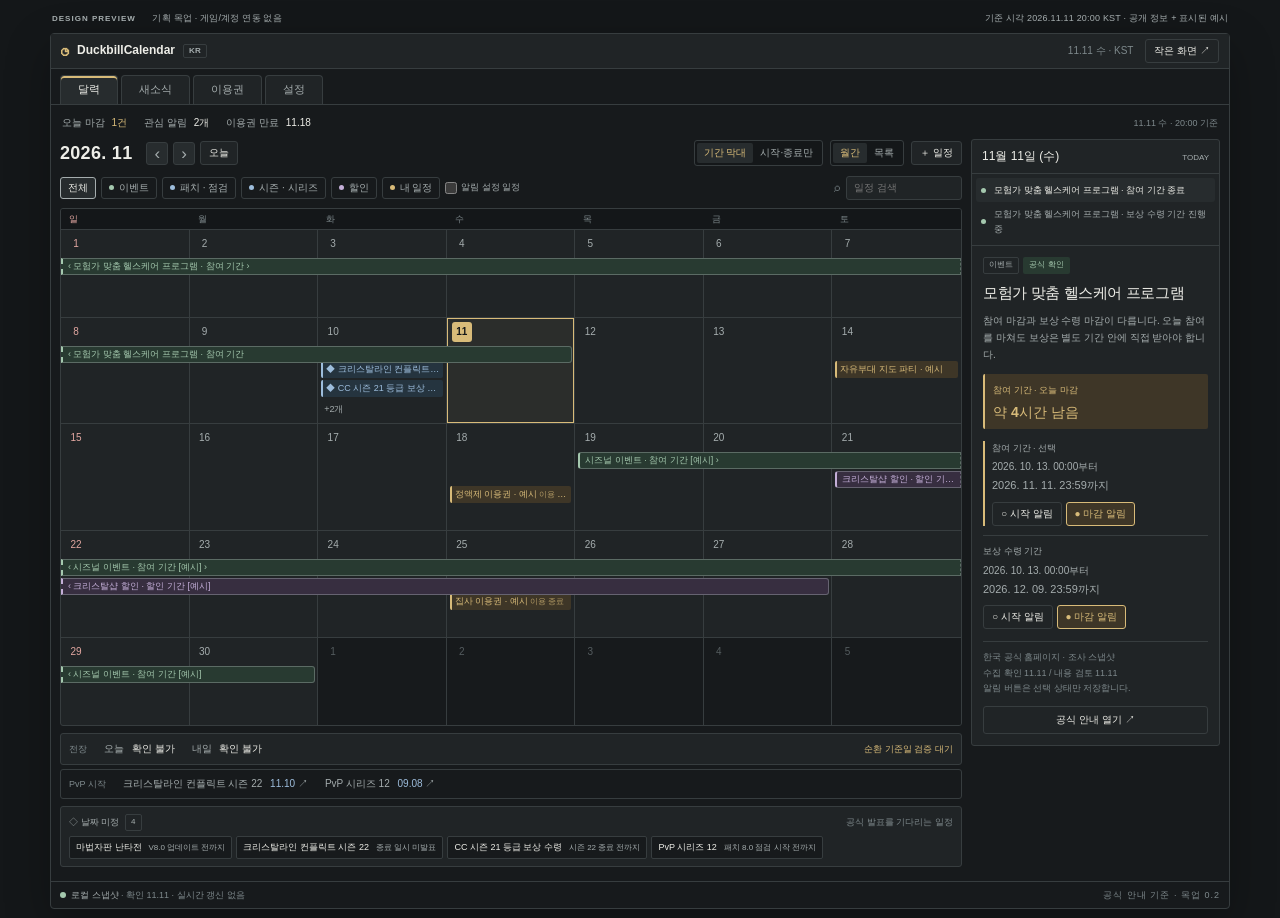
<file: mockup/index.html>
<!doctype html>
<html lang="ko" data-theme="graphite">
<head>
  <meta charset="utf-8">
  <meta name="viewport" content="width=device-width,initial-scale=1">
  <meta name="color-scheme" content="dark light">
  <title>DuckbillCalendar · 파판 캘린더 목업</title>
  <link rel="stylesheet" href="styles.css">
  <link rel="stylesheet" href="compact.css">
  <script src="feed.js" defer></script>
  <script src="calendar-layout.js" defer></script>
  <script src="app.js" defer></script>
</head>
<body>
  <div class="prototype"><span><b>DESIGN PREVIEW</b> 기획 목업 · 게임/계정 연동 없음</span><span>기준 시각 2026.11.11 20:00 KST · 공개 정보 + 표시된 예시</span></div>
  <div class="app-shell">
    <div class="workspace">
      <header class="topbar"><a class="brand" href="#calendar" aria-label="DuckbillCalendar 달력">◷ <strong>DuckbillCalendar</strong><span class="badge">KR</span></a><div class="topbar-right"><span class="timezone">11.11 수 · KST</span><button class="button small" data-action="compact">작은 화면 ↗</button></div></header>
      <nav class="tabbar" role="tablist" aria-label="주 메뉴">
        <button id="tab-calendar" class="nav active" role="tab" aria-selected="true" aria-controls="main" data-page="calendar">달력</button>
        <button id="tab-news" class="nav" role="tab" aria-selected="false" aria-controls="main" tabindex="-1" data-page="news">새소식</button>
        <button id="tab-subscription" class="nav" role="tab" aria-selected="false" aria-controls="main" tabindex="-1" data-page="subscription">이용권</button>
        <button id="tab-data" class="nav" role="tab" aria-selected="false" aria-controls="main" tabindex="-1" data-page="data">데이터 관리</button>
        <button id="tab-settings" class="nav" role="tab" aria-selected="false" aria-controls="main" tabindex="-1" data-page="settings">설정</button>
      </nav>
      <main id="main" role="tabpanel" aria-labelledby="tab-calendar" tabindex="0"></main>
      <footer><span><span class="status-dot"></span><b id="connection-label">로컬 스냅샷</b> · <span id="connection-hint">확인 11.11 · 실시간 갱신 없음</span></span><span>공식 안내 기준 · 목업 0.2</span></footer>
    </div>
  </div>
  <dialog id="editor"><form id="editor-form"><div class="dialog-top"><span class="eyebrow">PERSONAL CALENDAR</span><button type="button" class="icon-button" data-action="close-editor" aria-label="닫기">×</button></div><h2 id="editor-title">내 일정 추가</h2><p id="editor-hint" class="muted">이 브라우저에만 저장됩니다.</p><input id="edit-id" type="hidden"><input id="edit-mode" type="hidden"><label>이름<input id="edit-name" maxlength="80" required placeholder="예: 자유부대 모임"></label><div class="form-row"><label>종류<select id="edit-kind"><option value="personal">개인 일정</option><option value="subscription">정액제</option><option value="retainer">집사 이용권</option></select></label><label>날짜 · 시각 (KST)<input id="edit-date" type="datetime-local" min="2020-01-01T00:00" max="2100-12-31T23:59" required></label></div><label>메모<textarea id="edit-note" rows="3" maxlength="400" placeholder="확인할 내용을 적어두세요"></textarea></label><p id="form-error" class="error" role="alert"></p><div class="dialog-actions"><button type="button" class="button danger hidden" id="delete-event" data-action="delete-event">삭제</button><span></span><button type="button" class="button" data-action="close-editor">취소</button><button class="button primary" type="submit">저장</button></div></form></dialog>
  <section id="compact" class="compact hidden" aria-label="작은 일정 화면"><div class="compact-head"><b>◷ DuckbillCalendar</b><button class="icon-button" data-action="compact" aria-label="작은 화면 닫기">×</button></div><div id="compact-content"></div><div class="compact-foot">11.11 수요일 · KST · 목업 기준</div></section>
  <div id="toast" class="toast" role="status" aria-live="polite"></div>
</body>
</html>
</file>
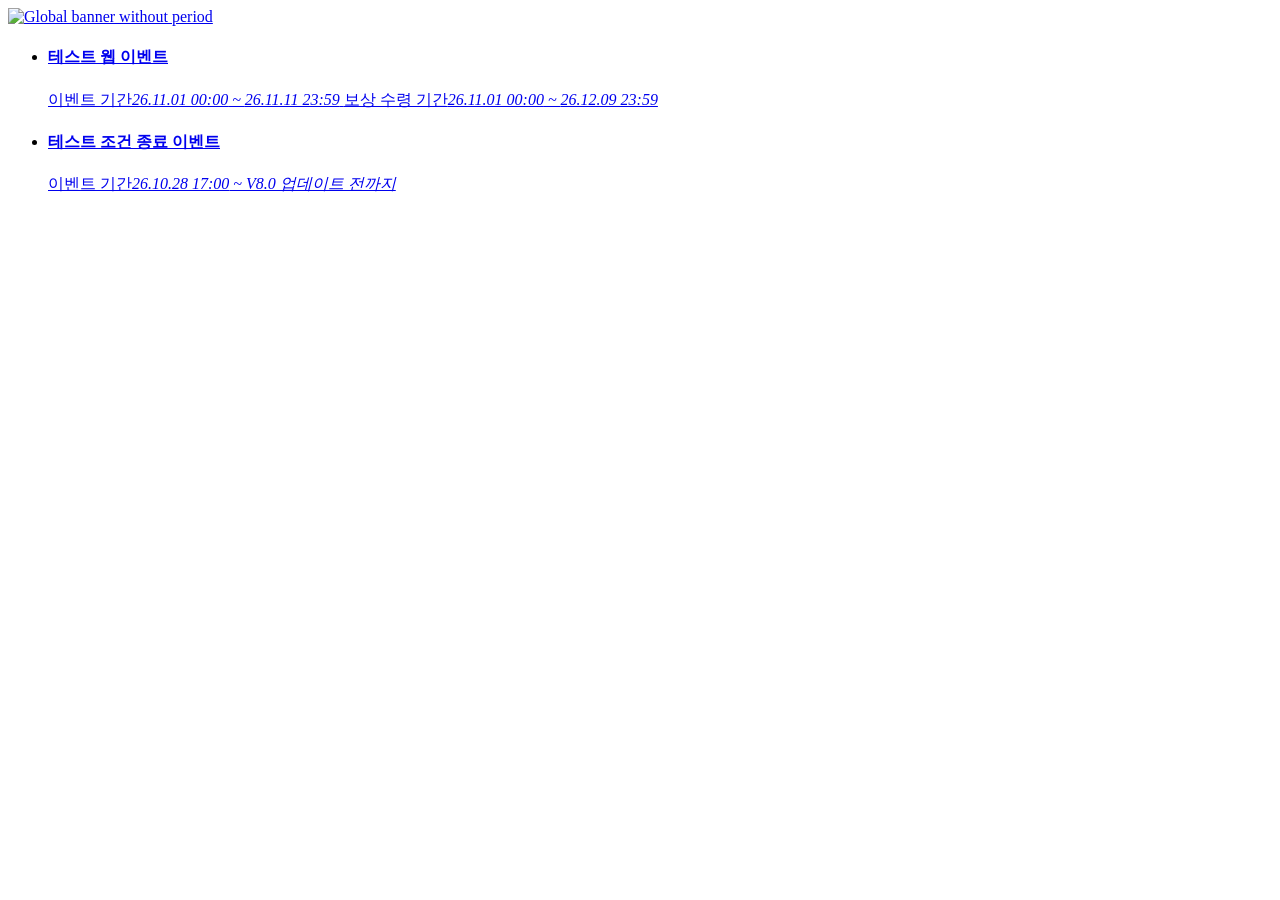
<file: data/fixtures/events.synthetic.html>
<!doctype html>
<html lang="ko" data-synthetic="true"><head><title>Parser fixture, not official content</title></head><body>
<aside><a href="/news/event/view/1001"><img alt="Global banner without period"></a></aside>
<ul>
  <li><a href="/news/event/view/1001?category=1&amp;page=1"><h4 class="tit">테스트 웹 이벤트</h4><div class="period">
    <span class="term"><span class="lbl">이벤트 기간</span><em><time datetime="2026-11-01 00:00">26.11.01 00:00</time> ~ <time datetime="2026-11-11 23:59">26.11.11 23:59</time></em></span>
    <span class="term"><span class="lbl">보상 수령 기간</span><em><time datetime="2026-11-01 00:00">26.11.01 00:00</time> ~ <time datetime="2026-12-09 23:59">26.12.09 23:59</time></em></span>
  </div></a></li>
  <li><a href="/news/event/view/1002"><h4 class="tit">테스트 조건 종료 이벤트</h4><div class="period">
    <span class="term"><span class="lbl">이벤트 기간</span><em><time datetime="2026-10-28 17:00">26.10.28 17:00</time> ~ V8.0 업데이트 전까지</em></span>
  </div></a></li>
</ul></body></html>
</file>
<file: mockup/styles.css>
:root{font-family:"Segoe UI","Malgun Gothic",sans-serif;--bg:#171a1c;--sidebar:#141719;--panel:#202426;--surface:#272c2e;--hover:#303638;--line:#373d3f;--text:#eeeee8;--muted:#a5adae;--dim:#7e898c;--gold:#d8bb79;--gold-bg:#3e3627;--blue:#9dbddc;--blue-bg:#25343f;--green:#a4c8ae;--green-bg:#283a31;--purple:#c4afd8;--purple-bg:#372e40;--red:#e2a7a1;--red-bg:#422c2c;--shadow:0 15px 45px #0004;color-scheme:dark}
:root[data-theme=paper]{--bg:#f0eee7;--sidebar:#e7e6df;--panel:#faf9f4;--surface:#e8eae3;--hover:#dde3dc;--line:#d0d4cb;--text:#293630;--muted:#5a6962;--dim:#6c7a74;--gold:#805d25;--gold-bg:#eee3c9;--blue:#365f80;--blue-bg:#dce7ee;--green:#38684b;--green-bg:#dfebe0;--purple:#715785;--purple-bg:#e8e0ed;--red:#98473e;--red-bg:#f1dfd8;--shadow:0 15px 45px #24352c15;color-scheme:light}
*{box-sizing:border-box}body{margin:0;background:var(--bg);color:var(--text);font-size:13px;line-height:1.6}button,input,select,textarea{font:inherit}button,a,input,select,textarea{-webkit-tap-highlight-color:transparent}button{cursor:pointer}button,a{color:inherit}button{transition:background .14s,color .14s,border-color .14s}a{text-decoration:none}a:hover{text-decoration:underline}button:focus-visible,a:focus-visible,input:focus-visible,select:focus-visible,textarea:focus-visible{outline:2px solid var(--gold);outline-offset:3px}button:disabled{opacity:.45;cursor:default}.prototype{min-height:31px;display:flex;justify-content:space-between;gap:12px;padding:6px 24px;color:var(--muted);background:var(--sidebar);border-bottom:1px solid var(--line);font-size:10px;letter-spacing:.2px}.prototype b{font-size:9px;letter-spacing:1.6px;color:var(--gold);margin-right:14px}.app-shell{display:flex;min-height:calc(100vh - 31px)}.sidebar{width:204px;flex-shrink:0;background:var(--sidebar);border-right:1px solid var(--line);display:flex;flex-direction:column;padding:26px 15px 19px}.brand{display:flex;align-items:center;gap:9px;padding:0 9px 28px;font-size:18px;font-weight:650;line-height:1.15;letter-spacing:-.5px}.brand:hover{text-decoration:none}.brand-icon{width:39px;height:39px;color:var(--muted)}.brand-calendar{display:block;font-size:14px;color:var(--gold);letter-spacing:.6px;font-weight:500;margin-top:5px}.brand-calendar small{font-size:9px;border:1px solid var(--line);color:var(--muted);padding:1px 4px;margin-left:5px}.side-caption{font-size:9px;color:var(--dim);letter-spacing:1.6px;padding:0 13px;margin:13px 0}.side-caption.second{margin-top:31px}nav{display:grid;gap:5px}.nav{width:100%;border:1px solid transparent;border-radius:5px;background:transparent;text-align:left;color:var(--muted);padding:10px 12px;display:flex;align-items:center;gap:11px;font-size:12px}.nav>span{font-size:18px;width:20px;text-align:center}.nav kbd{margin-left:auto;font:9px "Segoe UI",sans-serif;color:var(--dim)}.nav:hover{background:var(--panel);color:var(--text)}.nav.active{background:var(--gold-bg);border-color:color-mix(in srgb,var(--gold) 20%,transparent);color:var(--gold)}.side-note{margin:37px 12px 28px;padding-top:24px;border-top:1px solid var(--line)}.small-label{font-size:10px;color:var(--dim)}.side-note p{color:var(--muted);font-size:12px;line-height:1.9}.text-button{padding:0;background:none;border:0;color:var(--gold);font-size:11px;text-align:left}.side-bottom{margin-top:auto;padding:21px 12px 0;color:var(--muted);font-size:10px}.side-bottom b{font-weight:500}.side-bottom small{display:block;color:var(--dim);font-size:10px;line-height:1.8;margin-top:9px}.status-dot,.region i{width:6px;height:6px;display:inline-block;border-radius:50%;background:var(--green);margin-right:5px}.build{display:block;margin-top:23px;font-size:9px;color:var(--dim)}.workspace{min-width:0;flex:1;display:flex;flex-direction:column}.topbar{height:64px;display:flex;align-items:center;justify-content:space-between;border-bottom:1px solid var(--line);padding:0 30px;font-size:11px}.crumb{color:var(--muted)}.crumb-divider{margin:0 13px;color:var(--dim)}.topbar strong{font-weight:500}.topbar-right{display:flex;align-items:center;gap:18px}.region{font-size:10px;color:var(--muted)}.timezone{font-size:10px;color:var(--dim);font-variant-numeric:tabular-nums}.avatar{background:var(--surface);border:1px solid var(--line);width:28px;height:28px;display:grid;place-items:center;color:var(--gold);border-radius:50%;font-size:11px}main{flex:1;padding:27px 30px 20px;max-width:1800px;width:100%;margin:auto}h1,h2,h3,p{margin-top:0}h1{font-size:24px;font-weight:600;letter-spacing:-1px;margin-bottom:6px;line-height:1.45}h2{font-size:19px;font-weight:600;letter-spacing:-.5px;margin-bottom:15px}h3{font-size:13px;font-weight:600;margin-bottom:12px}.muted{color:var(--muted)}.page-heading{display:flex;align-items:center;justify-content:space-between;gap:16px;margin-bottom:23px}.page-heading p{font-size:12px;color:var(--muted);margin-bottom:0}.eyebrow{font-size:9px;letter-spacing:1.8px;color:var(--gold);font-weight:600;display:block;margin-bottom:10px}.button{display:inline-flex;align-items:center;justify-content:center;gap:8px;padding:8px 13px;background:var(--panel);border:1px solid var(--line);border-radius:4px;color:var(--text);font-size:11px;white-space:nowrap}.button:hover{background:var(--hover)}.button.primary{background:var(--gold);border-color:var(--gold);color:var(--sidebar);font-weight:650}.button.primary:hover{filter:brightness(1.08)}.button.small{font-size:10px;padding:5px 10px}.button.danger{color:var(--red)}.icon-button{background:transparent;border:0;color:var(--muted);font-size:22px;line-height:1;padding:4px 7px;border-radius:3px}.icon-button:hover{background:var(--hover);color:var(--text)}.summary-grid{display:grid;grid-template-columns:1fr 1fr 1fr;gap:12px;margin-bottom:23px}.summary{background:var(--panel);border:1px solid var(--line);border-radius:6px;padding:15px 18px;position:relative;min-height:97px}.summary .summary-label{font-size:10px;color:var(--muted);display:flex;align-items:center;gap:8px}.summary strong{font-size:23px;font-weight:550;color:var(--text);letter-spacing:-.7px;margin-right:7px}.summary p{margin:7px 0 0;font-size:11px}.summary .sub{color:var(--muted);font-size:10px}.summary-icon{position:absolute;right:17px;top:17px;color:var(--dim);font-size:18px}.summary.warn{border-color:color-mix(in srgb,var(--gold) 50%,var(--line))}.summary.warn strong{color:var(--gold)}.summary .link{position:absolute;right:16px;bottom:18px;background:none;border:0;color:var(--muted);font-size:15px}.calendar-layout{display:grid;grid-template-columns:minmax(440px,1fr) 286px;gap:19px;align-items:start}.calendar-panel{min-width:0}.calendar-toolbar{display:flex;align-items:center;justify-content:space-between;gap:10px;margin:0 0 15px}.month-controls{display:flex;align-items:center;gap:6px}.month-controls h2{font-size:24px;font-weight:500;margin:0 14px 0 0;letter-spacing:-.7px;font-variant-numeric:tabular-nums}.month-controls h2 small{font-size:11px;color:var(--muted);font-weight:400;margin-left:6px;letter-spacing:0}.month-controls .icon-button{font-size:18px}.segmented{display:inline-flex;border:1px solid var(--line);border-radius:4px;padding:3px;background:var(--sidebar)}.segmented button{font-size:10px;color:var(--muted);background:transparent;border:0;border-radius:2px;padding:4px 12px}.segmented button.active{color:var(--text);background:var(--surface)}.filterbar{display:flex;align-items:center;gap:7px;margin-bottom:13px;flex-wrap:wrap}.chip{font-size:10px;color:var(--muted);background:none;border:1px solid var(--line);padding:4px 10px;border-radius:4px;white-space:nowrap}.chip.active{background:var(--surface);border-color:var(--muted);color:var(--text)}.dot{width:5px;height:5px;display:inline-block;background:var(--muted);border-radius:50%;margin-right:5px;vertical-align:middle}.c-event{--event-color:var(--green);--event-bg:var(--green-bg)}.c-patch{--event-color:var(--blue);--event-bg:var(--blue-bg)}.c-sale{--event-color:var(--purple);--event-bg:var(--purple-bg)}.c-personal{--event-color:var(--gold);--event-bg:var(--gold-bg)}.dot.event{background:var(--green)}.dot.patch{background:var(--blue)}.dot.sale{background:var(--purple)}.dot.personal{background:var(--gold)}.search{position:relative;display:flex;align-items:center;gap:6px;color:var(--dim);margin-left:auto}.search input{width:130px;background:var(--panel);border:1px solid var(--line);border-radius:4px;padding:5px 8px;color:var(--text);font-size:10px}.calendar{border:1px solid var(--line);border-radius:5px;overflow:hidden;background:var(--panel)}.weekdays{display:grid;grid-template-columns:repeat(7,1fr);background:var(--sidebar);border-bottom:1px solid var(--line)}.weekdays span{padding:8px 11px;color:var(--dim);font-size:9px}.weekdays span:first-child{color:var(--red)}.days{display:grid;grid-template-columns:repeat(7,minmax(0,1fr))}.day{min-height:99px;border:0;border-right:1px solid var(--line);border-bottom:1px solid var(--line);position:relative;padding:8px 5px 7px;cursor:pointer;min-width:0}.day:nth-child(7n){border-right:0}.day:nth-last-child(-n+7){border-bottom:0}.day:hover{background:color-mix(in srgb,var(--hover) 55%,transparent)}.day.selected{background:color-mix(in srgb,var(--gold) 6%,var(--panel));box-shadow:inset 0 0 0 1px var(--gold)}.day.outside{background:var(--bg)}.day-number{background:none;border:0;color:var(--muted);width:24px;height:24px;border-radius:50%;font-size:11px;display:grid;place-items:center;padding:0;margin:0 0 4px 3px}.day.outside .day-number{color:var(--dim);opacity:.6}.day.today .day-number{background:var(--gold);color:var(--sidebar);font-weight:700}.day:nth-child(7n+1):not(.today) .day-number{color:var(--red)}.day-event{display:block;text-align:left;border:0;border-left:2px solid var(--event-color);color:var(--event-color);background:var(--event-bg);width:100%;font-size:9px;line-height:1.5;padding:3px 4px;margin-bottom:4px;border-radius:2px;overflow:hidden;text-overflow:ellipsis;white-space:nowrap}.day-event:hover{filter:brightness(1.16)}.day-event span{opacity:.75;font-size:8px}.more{font-size:9px;color:var(--muted);padding:0 5px}.calendar-bottom{display:flex;justify-content:space-between;gap:10px;font-size:9px;color:var(--dim);margin:10px 0 16px}.undated{background:var(--panel);border:1px solid var(--line);border-radius:5px;padding:13px 15px}.undated-title{font-size:10px;color:var(--muted);display:flex;align-items:center;gap:8px;margin-bottom:10px}.undated-list{display:flex;flex-wrap:wrap;gap:8px}.undated-item{font-size:10px;border:1px solid var(--line);border-radius:3px;padding:5px 8px;background:var(--bg);color:var(--text);text-align:left}.undated-item small{font-size:9px;color:var(--muted);margin-left:8px}.detail-panel{border:1px solid var(--line);background:var(--panel);border-radius:5px;overflow:hidden}.detail-date{padding:15px 17px;border-bottom:1px solid var(--line);display:flex;align-items:baseline;justify-content:space-between}.detail-date strong{font-size:14px;font-weight:500}.detail-date span{font-size:10px;color:var(--muted)}.day-list{padding:9px 10px;border-bottom:1px solid var(--line)}.day-list button{display:flex;align-items:center;gap:7px;width:100%;background:transparent;border:0;text-align:left;padding:8px 7px;border-radius:3px;font-size:10px;color:var(--muted)}.day-list button.active{background:var(--surface);color:var(--text)}.day-list .dot{flex-shrink:0}.detail-body{padding:18px 18px 16px}.detail-tags{display:flex;gap:5px;flex-wrap:wrap;margin-bottom:14px}.badge{padding:2px 6px;font-size:9px;letter-spacing:.1px;border:1px solid var(--line);border-radius:3px;color:var(--muted);display:inline-block}.badge.gold{color:var(--gold);border-color:color-mix(in srgb,var(--gold) 35%,var(--line));background:var(--gold-bg)}.badge.green{color:var(--green);background:var(--green-bg);border-color:transparent}.badge.blue{color:var(--blue);background:var(--blue-bg);border-color:transparent}.badge.purple{color:var(--purple);background:var(--purple-bg);border-color:transparent}.detail-body h3{font-size:18px;line-height:1.6;letter-spacing:-.4px;margin-bottom:12px;font-weight:550}.detail-description{font-size:11px;color:var(--muted);line-height:1.9;margin-bottom:18px}.deadline{padding:11px 12px;background:var(--gold-bg);border-left:2px solid var(--gold);border-radius:2px;margin-bottom:19px}.deadline span{font-size:9px;color:var(--gold)}.deadline strong{display:block;font-size:16px;color:var(--gold);font-weight:550;margin-top:3px}.phase{margin-top:14px;font-size:10px}.phase-label{color:var(--muted);font-size:9px;margin-bottom:5px}.phase strong{display:block;font-size:11px;font-weight:500}.phase .range{color:var(--muted);font-size:10px;line-height:1.8}.phase+.phase{padding-top:13px;border-top:1px solid var(--line)}.detail-meta{border-top:1px solid var(--line);margin-top:19px;padding-top:14px;font-size:9px;color:var(--dim);line-height:1.9}.detail-actions{display:grid;gap:8px;margin-top:15px}.detail-actions .button{width:100%}.alert-button.on{border-color:var(--gold);color:var(--gold);background:var(--gold-bg)}.notice-strip{border:1px solid var(--line);border-left:3px solid var(--gold);background:var(--gold-bg);color:var(--gold);padding:11px 14px;font-size:11px;border-radius:4px;margin-bottom:20px}.empty{text-align:center;padding:32px 15px;color:var(--muted);font-size:11px}.list-panel{border:1px solid var(--line);border-radius:5px;background:var(--panel);overflow:hidden}.event-row{width:100%;border:0;border-bottom:1px solid var(--line);background:none;display:grid;grid-template-columns:39px minmax(0,1fr) 100px 18px;align-items:center;text-align:left;gap:12px;padding:16px 17px}.event-row:last-child{border-bottom:0}.event-row:hover{background:var(--hover)}.event-row.selected{background:var(--surface)}.event-symbol{width:32px;height:34px;display:grid;place-items:center;background:var(--event-bg);color:var(--event-color);font-size:17px;border-radius:4px}.event-row h3{font-size:12px;margin:0 0 4px;font-weight:500}.event-row p{font-size:10px;color:var(--muted);margin:0}.row-date{color:var(--muted);font-size:10px;text-align:right}.row-arrow{color:var(--dim)}.section-title{display:flex;justify-content:space-between;align-items:center;margin:0 0 13px}.section-title h2{font-size:14px;margin:0}.section-title span{font-size:10px;color:var(--muted)}.two-col{display:grid;grid-template-columns:1fr 1fr;gap:18px}.panel{padding:22px;border:1px solid var(--line);border-radius:5px;background:var(--panel);margin-bottom:18px}.panel p{color:var(--muted);font-size:12px;line-height:1.9}.panel h2{font-size:17px}.panel .button{margin-top:8px}.big-state{font-size:29px;letter-spacing:-1px;color:var(--gold);margin:20px 0 6px;font-weight:500}.metric-line{display:flex;gap:22px;padding:15px 0;border-top:1px solid var(--line);margin-top:22px;font-size:11px;color:var(--muted)}.metric-line strong{color:var(--text);font-weight:500}.field-list{display:grid;grid-template-columns:1fr 1fr;gap:0 22px}.field{padding:16px 0;border-bottom:1px solid var(--line)}.field h3{font-size:12px;margin:0 0 6px}.field p{font-size:11px;margin:0}.subscription-card{padding:24px;border:1px solid var(--line);border-radius:6px;background:var(--panel);position:relative}.subscription-card h2{margin:12px 0 8px;font-size:20px}.subscription-card .expiry{font-size:25px;letter-spacing:-.6px;margin:18px 0 5px;font-variant-numeric:tabular-nums}.subscription-card .button{position:absolute;top:22px;right:22px}.sub-info{border-top:1px solid var(--line);padding-top:14px;margin-top:25px;display:flex;gap:25px;font-size:10px;color:var(--muted)}.subscription-help{margin-top:22px;padding:18px 22px;border:1px dashed var(--line);border-radius:5px;color:var(--muted);font-size:11px;line-height:1.9}.pipeline{display:grid;grid-template-columns:repeat(4,1fr);gap:12px;margin-bottom:22px}.pipeline>div{padding:16px;background:var(--panel);border:1px solid var(--line);border-radius:5px}.pipeline small{font-size:9px;color:var(--gold);letter-spacing:1px}.pipeline strong{display:block;font-size:13px;margin:7px 0}.pipeline p{font-size:10px;color:var(--muted);margin:0}.review-row{display:grid;grid-template-columns:1fr auto;align-items:center;gap:16px;padding:19px;border-bottom:1px solid var(--line)}.review-row:last-child{border:0}.review-row h3{font-size:12px;margin:5px 0}.review-row p{font-size:10px;color:var(--muted);margin:0}.setting-row{display:flex;gap:20px;align-items:center;justify-content:space-between;padding:19px 0;border-bottom:1px solid var(--line)}.setting-row:last-child{border:0}.setting-row h3{margin:0 0 5px;font-size:12px}.setting-row p{font-size:11px;margin:0;color:var(--muted)}select,input,textarea{background:var(--bg);border:1px solid var(--line);color:var(--text);border-radius:4px;padding:9px 10px}.setting-row select{font-size:11px;min-width:170px}.small-copy{font-size:11px;color:var(--muted);line-height:1.9}footer{margin-top:20px;border-top:1px solid var(--line);padding:13px 30px;display:flex;justify-content:space-between;gap:15px;color:var(--dim);font-size:9px}footer>span:last-child{letter-spacing:1px;white-space:nowrap}footer i{display:inline-block;width:5px;height:5px;background:var(--gold);margin-left:7px;border-radius:50%}dialog{border:1px solid var(--line);border-radius:8px;background:var(--panel);color:var(--text);width:min(520px,calc(100vw - 28px));padding:26px;box-shadow:var(--shadow)}dialog::backdrop{background:#0009;backdrop-filter:blur(3px)}.dialog-top{display:flex;justify-content:space-between;align-items:center}.dialog-top .eyebrow{margin:0}.dialog-top .icon-button{margin-right:-7px}dialog h2{font-size:22px;margin:12px 0 5px}dialog p{font-size:11px}form label{display:grid;gap:7px;color:var(--muted);font-size:11px;margin-top:18px}form input,form select,form textarea{width:100%;font-size:12px;min-width:0}form textarea{resize:vertical}.form-row{display:grid;grid-template-columns:1fr 1.4fr;gap:15px}.dialog-actions{display:flex;gap:9px;margin-top:24px}.dialog-actions>span{flex:1}.error{color:var(--red);margin:8px 0 0}.hidden{display:none!important}.toast{position:fixed;bottom:24px;left:50%;transform:translate(-50%,15px);background:var(--text);color:var(--bg);border-radius:5px;box-shadow:var(--shadow);padding:11px 20px;font-size:12px;opacity:0;pointer-events:none;transition:.2s;z-index:30;max-width:85vw}.toast.visible{opacity:1;transform:translate(-50%,0)}.compact{position:fixed;bottom:24px;right:25px;width:290px;background:var(--sidebar);border:1px solid var(--gold);box-shadow:var(--shadow);border-radius:6px;z-index:20}.compact-head{display:flex;justify-content:space-between;align-items:center;padding:10px 13px;border-bottom:1px solid var(--line);font-size:11px;color:var(--gold)}.compact-head b{font-weight:500}.compact-item{padding:11px 15px;border-bottom:1px solid var(--line);font-size:11px}.compact-item span{display:block;color:var(--muted);font-size:10px;margin-bottom:3px}.compact-item strong{font-weight:500}.compact-item em{font-style:normal;font-size:10px;color:var(--gold);float:right}.compact-foot{padding:8px 15px;color:var(--dim);font-size:9px}.review-status{color:var(--green);font-size:10px}.span-all{grid-column:1/-1}.mt{margin-top:22px}.inline-link{color:var(--gold);text-decoration:underline;text-underline-offset:3px}
@media(min-width:1600px){main{padding:34px 42px 24px}.calendar-layout{grid-template-columns:minmax(500px,1fr) 320px;gap:24px}.day{min-height:117px;padding:9px 7px}.day-event{font-size:10px}.summary{min-height:105px}.detail-body{padding:22px}.topbar{padding:0 42px}}
@media(max-width:1170px){.sidebar{width:178px;padding-left:10px;padding-right:10px}.brand{font-size:16px;padding-left:6px}.brand-icon{width:33px}.brand-calendar{font-size:12px}main{padding:24px 20px}.topbar{padding:0 20px}.calendar-layout{grid-template-columns:minmax(360px,1fr) 250px;gap:13px}.filterbar{gap:5px}.chip{padding:4px 7px}.search{width:100%;margin-top:4px}.search input{width:100%}.day{min-height:92px}.month-controls h2{font-size:21px;margin-right:7px}.detail-body{padding:14px}.detail-body h3{font-size:16px}.summary{padding:13px}.summary p{font-size:10px}.summary strong{font-size:20px}.summary-icon{display:none}.summary .link{right:9px}.topbar-right{gap:12px}}
@media(max-width:980px){.calendar-layout{grid-template-columns:1fr}.detail-panel{display:grid;grid-template-columns:220px 1fr}.detail-date{grid-column:1/-1}.day-list{border-right:1px solid var(--line);border-bottom:0}.detail-body{padding:18px}.day{min-height:100px}.topbar-right .timezone{display:none}.field-list{grid-template-columns:1fr}.summary p .sub{display:block}.two-col{grid-template-columns:1fr}.pipeline{grid-template-columns:1fr 1fr}.search{width:auto;margin:0 0 0 auto}.search input{width:140px}}
@media(max-width:700px){.prototype{padding:7px 13px;font-size:9px}.prototype>span:last-child{display:none}.sidebar{width:62px;padding:20px 6px}.brand{padding:0 4px 20px}.brand>span,.side-caption,.nav kbd,.side-note,.side-bottom{display:none}.brand-icon{width:34px;min-width:34px}.nav{font-size:0;justify-content:center;padding:10px 5px}.nav>span{font-size:21px}.sidebar nav+nav{margin-top:20px}.sidebar nav[aria-label="管理 메뉴"]{margin-top:25px}.topbar{height:54px;padding:0 14px}.topbar-right{gap:9px}.topbar-right .region,.avatar{display:none}main{padding:20px 13px}h1{font-size:20px}.page-heading{align-items:flex-start}.page-heading p{font-size:10px;max-width:240px}.page-heading .button{padding:7px 9px;font-size:10px}.summary-grid{grid-template-columns:1fr;gap:7px;margin-bottom:20px}.summary{min-height:0;padding:10px 13px;display:flex;align-items:center;justify-content:space-between}.summary .summary-label{font-size:10px}.summary p{margin:0 24px 0 10px;text-align:right}.summary strong{font-size:17px}.summary p .sub{display:inline;font-size:9px}.summary .link{bottom:auto;top:14px}.calendar-toolbar{flex-wrap:wrap}.month-controls h2{font-size:22px}.segmented button{padding:4px 8px}.filterbar{gap:6px}.search{width:100%;margin:3px 0 0}.search input{width:100%}.weekdays span{padding:7px 3px;text-align:center}.day{min-height:76px;padding:6px 2px}.day-number{font-size:10px;width:20px;height:20px;margin-left:2px}.day-event{font-size:8px;padding:2px 2px}.day-event span{display:none}.calendar-bottom{font-size:8px}.detail-panel{display:block}.detail-body{padding:18px}.day-list{border-bottom:1px solid var(--line);border-right:0}.undated-item{width:100%}.event-row{grid-template-columns:28px minmax(0,1fr) 15px;gap:8px;padding:13px 10px}.event-row h3{font-size:11px}.event-row .row-date{grid-column:2;text-align:left;margin-top:-7px}.row-arrow{grid-column:3;grid-row:1}.event-symbol{width:27px;height:30px}.panel{padding:17px}.setting-row{flex-wrap:wrap;gap:10px}.setting-row select{width:100%}.pipeline{gap:8px}.pipeline>div{padding:13px}.review-row{grid-template-columns:1fr;gap:10px}.review-row .button{justify-self:start}.subscription-card{padding:18px}.subscription-card h2{font-size:17px}.subscription-card .expiry{font-size:21px}.subscription-card .button{top:17px;right:15px}.sub-info{gap:13px;flex-wrap:wrap}footer{padding:13px;font-size:8px}footer>span:last-child{display:none}.compact{right:15px;bottom:15px;width:270px}.form-row{grid-template-columns:1fr}.form-row label+label{margin-top:0}.big-state{font-size:24px}}
@media(prefers-reduced-motion:reduce){*{transition:none!important;scroll-behavior:auto!important}}
</file>
<file: mockup/compact.css>
/* Compact Dalamud-style shell and month layout; common controls inherit styles.css. */
.selection-notice{color:var(--gold);background:var(--gold-bg);font-size:9px;padding:5px 7px;border-radius:2px;margin-bottom:8px}
.interest-filter{display:flex;align-items:center;gap:4px;font-size:9px;color:var(--muted);white-space:nowrap}.interest-filter input,.setting-check input{accent-color:var(--gold);margin:0;width:12px;height:12px;padding:0;flex-shrink:0}.phase-focused{border-left:2px solid var(--gold);padding-left:7px}.phase-alerts{display:flex;gap:4px;flex-wrap:wrap;margin-top:6px}.phase-alerts .button{font-size:9px;padding:2px 5px}.setting-check{display:flex;gap:9px;align-items:flex-start;padding:10px 0;border-top:1px solid var(--line);font-size:11px;cursor:pointer}.setting-check input{margin-top:3px}.setting-check small{display:block;font-size:10px;color:var(--muted);margin-top:3px}.data-status{display:grid;grid-template-columns:repeat(3,1fr);gap:10px;margin:0 0 8px}.data-status dt{color:var(--dim);font-size:9px}.data-status dd{font-size:10px;margin:4px 0}.data-status>div{padding:8px;border:1px solid var(--line);border-radius:3px}@media(max-width:600px){.data-status{grid-template-columns:1fr}.interest-filter{font-size:9px}}
body{padding:9px;background:var(--sidebar);font-size:12px}.prototype{max-width:1180px;margin:auto;padding:2px 2px 7px;min-height:0;border:0;background:none;font-size:9px}.prototype b{font-size:8px;color:var(--muted);letter-spacing:1px}.app-shell{display:block;min-height:0;max-width:1180px;margin:auto;border:1px solid var(--line);border-radius:4px;box-shadow:var(--shadow);background:var(--bg)}.workspace{display:block}.topbar{height:35px;padding:0 10px;background:var(--panel);gap:10px}.brand{padding:0;gap:8px;font-size:15px;color:var(--gold);line-height:1.3;letter-spacing:0}.brand strong{font-size:12px;font-weight:600;color:var(--text)}.topbar-right{gap:12px}.timezone{font-size:10px}.tabbar{display:flex;gap:3px;align-items:end;padding:6px 9px 0;border-bottom:1px solid var(--line);overflow-x:auto;scrollbar-width:thin}.nav{width:auto;flex-shrink:0;display:block;border:1px solid var(--line);border-bottom:0;border-radius:4px 4px 0 0;background:var(--panel);color:var(--muted);padding:5px 17px;min-height:29px;font-size:11px}.nav.active{color:var(--text);background:var(--surface);border-color:var(--line);box-shadow:inset 0 2px var(--gold)}main{padding:9px;max-width:none;min-height:470px}h1{font-size:18px;letter-spacing:-.5px;margin-bottom:3px}h2{font-size:15px;margin-bottom:10px}h3{font-size:12px;margin-bottom:8px}.page-heading{margin:3px 0 13px;gap:12px}.page-heading p{font-size:11px}.eyebrow{font-size:8px;letter-spacing:1px;color:var(--dim);margin-bottom:3px}.button{padding:5px 10px;gap:5px;border-radius:3px;font-size:11px}.button.primary{background:var(--gold-bg);color:var(--gold);border-color:var(--gold)}.button.small{font-size:10px;padding:3px 8px}.icon-button{background:var(--surface);border:1px solid var(--line);font-size:17px;padding:2px 7px;border-radius:3px}.text-button{font-size:10px;color:var(--muted)}.summary-line{display:flex;align-items:center;gap:17px;font-size:10px;color:var(--muted);padding:1px 2px 8px}.summary-line b{color:var(--text);font-weight:500;margin-left:4px}.summary-line>span:first-child b{color:var(--gold)}.clock-note{margin-left:auto;font-size:9px;color:var(--dim)}.calendar-layout{grid-template-columns:minmax(0,1fr) 249px;gap:9px}.calendar-toolbar{gap:8px;margin-bottom:8px;flex-wrap:wrap}.month-controls{gap:5px}.month-controls h2{font-size:18px;font-weight:550;margin:0 9px 0 0;letter-spacing:.3px}.month-controls .icon-button{font-size:17px}.toolbar-options{display:flex;align-items:center;gap:7px;flex-wrap:wrap}.segmented{border-radius:3px;padding:2px}.segmented button{font-size:10px;padding:2px 7px;white-space:nowrap}.segmented button.active{color:var(--gold)}.filterbar{gap:5px;margin-bottom:8px}.chip{font-size:10px;padding:2px 7px;border-radius:3px}.search{width:auto;margin:0 0 0 auto}.search input{width:116px;padding:3px 7px;border-radius:3px;font-size:10px}.c-pvp{--event-color:var(--blue);--event-bg:var(--blue-bg)}.dot.pvp{background:var(--blue)}.calendar{border-radius:3px}.weekdays span{padding:3px 8px;font-size:9px}.week-row{display:grid;grid-template-columns:repeat(7,minmax(0,1fr));position:relative;border-bottom:1px solid var(--line)}.week-row:last-child{border-bottom:0}.day{min-height:calc(68px + var(--lane-height,0px));padding:4px 3px 5px;border-bottom:0}.day-number{width:20px;height:20px;border-radius:3px;font-size:10px;margin:0 0 3px 2px}.day-event{font-size:9px;line-height:16px;padding:0 3px;margin-bottom:2px}.day-event span{font-size:8px}.more{border:0;background:none;font-size:9px;padding:0 3px}.range-tracks{position:absolute;top:28px;left:0;right:0;display:grid;grid-template-columns:repeat(7,minmax(0,1fr));grid-auto-rows:19px;pointer-events:none}.range-bar{pointer-events:auto;border:1px solid color-mix(in srgb,var(--event-color) 33%,var(--line));border-left:2px solid var(--event-color);border-radius:3px;color:var(--event-color);background:var(--event-bg);text-align:left;font-size:9px;height:17px;line-height:15px;min-width:0;padding:0 5px;margin:0 3px;overflow:hidden;text-overflow:ellipsis;white-space:nowrap}.range-bar:hover{filter:brightness(1.18)}.range-bar.continues-before{border-left-style:dashed;border-radius:0 3px 3px 0;margin-left:0}.range-bar.continues-after{border-right-style:dashed;border-radius:3px 0 0 3px;margin-right:0}.range-bar.continues-before.continues-after{border-radius:0}.frontline-strip,.milestones{display:flex;align-items:center;flex-wrap:wrap;gap:6px 17px;font-size:10px;padding:7px 8px;background:var(--panel);border:1px solid var(--line);border-radius:3px;margin-top:7px;color:var(--muted)}.frontline-strip strong{color:var(--text);font-weight:500;margin-left:5px}.strip-label{font-size:9px;color:var(--dim);flex-shrink:0}.strip-note{margin-left:auto;font-size:9px;color:var(--gold)}.milestones{margin-top:4px;padding:5px 8px;background:transparent}.milestone{background:none;border:0;font-size:10px;color:var(--muted);padding:1px 0}.milestone strong{color:var(--blue);font-weight:500;margin-left:5px}.milestone:hover{color:var(--blue)}.undated{border-radius:3px;padding:7px 8px;margin-top:7px}.undated-title{font-size:9px;gap:6px;margin-bottom:5px}.undated-title>span:last-child{margin-left:auto;color:var(--dim)}.undated-list{gap:4px}.undated-item{font-size:9px;padding:3px 6px;border-radius:2px}.undated-item small{font-size:8px;margin-left:7px}.detail-panel{display:block;border-radius:3px}.detail-date{padding:7px 10px}.detail-date strong{font-size:12px}.detail-date span{font-size:8px}.day-list{padding:4px;border-right:0;border-bottom:1px solid var(--line)}.day-list button{padding:5px;font-size:9px;gap:3px}.detail-body{padding:11px}.detail-tags{gap:4px;margin-bottom:8px}.badge{padding:1px 5px;font-size:8px;border-radius:2px}.detail-body h3{font-size:15px;line-height:1.5;margin-bottom:8px}.detail-description{font-size:10px;line-height:1.7;margin-bottom:11px}.deadline{padding:6px 8px;margin-bottom:12px}.deadline strong{font-size:14px;margin-top:1px}.phase{margin-top:9px}.phase-label{margin-bottom:3px}.phase+.phase{padding-top:8px}.detail-meta{margin-top:12px;padding-top:8px;line-height:1.7}.detail-actions{gap:5px;margin-top:10px}.detail-actions .button{font-size:10px}.notice-strip{padding:7px 9px;font-size:10px;margin-bottom:10px}.event-row{grid-template-columns:27px minmax(0,1fr) 85px 10px;gap:9px;padding:10px}.event-symbol{width:25px;height:27px;font-size:15px}.event-row h3{font-size:11px;margin:0 0 3px}.event-row p,.row-date{font-size:9px}.section-title{margin-bottom:9px}.section-title h2{font-size:12px}.section-title span{font-size:9px}.two-col{gap:10px}.panel{padding:13px;margin-bottom:10px}.panel p{font-size:11px;line-height:1.7}.panel h2{font-size:14px}.subscription-card{padding:15px}.subscription-card h2{font-size:17px;margin:9px 0 5px}.subscription-card .expiry{font-size:21px;margin:12px 0 5px}.subscription-card .button{top:13px;right:13px}.sub-info{padding-top:9px;margin-top:15px;gap:18px}.subscription-help{margin-top:13px;padding:12px;font-size:10px;line-height:1.8}.pipeline{gap:8px;margin-bottom:13px}.pipeline>div{padding:10px}.pipeline small{font-size:8px}.pipeline strong{font-size:12px;margin:4px 0}.pipeline p{font-size:9px}.review-row{gap:10px;padding:11px}.review-row h3{font-size:11px;margin:4px 0}.review-row p{font-size:9px}.setting-row{gap:15px;padding:12px 0}.setting-row h3{font-size:11px;margin-bottom:3px}.setting-row p{font-size:10px}.setting-row select{font-size:10px}.small-copy{font-size:10px;line-height:1.7}.mt{margin-top:13px}footer{margin-top:5px;padding:6px 9px;font-size:9px}footer b{font-weight:500;color:var(--muted)}dialog{width:min(480px,calc(100vw - 24px));padding:18px;border-radius:5px}dialog h2{font-size:18px;margin:9px 0 4px}form label{gap:5px;margin-top:12px}form input,form select,form textarea{padding:6px 8px}.form-row{gap:10px}.dialog-actions{gap:7px;margin-top:18px}.compact{bottom:18px;right:18px;width:265px}.compact-head{padding:7px 10px;font-size:10px}.compact-item{padding:8px 11px;font-size:10px}.compact-item span{font-size:9px}.compact-foot{padding:6px 11px}
@media(max-width:950px){.calendar-layout{grid-template-columns:minmax(0,1fr) 224px}.toolbar-options{gap:4px}.segmented button{padding:2px 5px}.search input{width:100px}.filterbar{gap:4px}.chip{padding:2px 5px}.day-event{font-size:8px}.day-event span{display:none}.frontline-strip{gap:5px 12px}.strip-note{margin-left:0}.detail-body{padding:9px}.detail-body h3{font-size:14px}}
@media(max-width:780px){body{padding:5px}.calendar-layout{grid-template-columns:1fr}.detail-panel{display:grid;grid-template-columns:210px 1fr}.detail-date{grid-column:1/-1}.day-list{border-right:1px solid var(--line);border-bottom:0}.detail-body{padding:12px}.two-col{grid-template-columns:1fr}.prototype>span:last-child{display:none}.clock-note{display:none}.day-event{font-size:9px}.day-event span{display:inline}.calendar-toolbar{gap:7px}.search input{width:120px}.pipeline{grid-template-columns:1fr 1fr}.topbar-right .timezone{display:inline;font-size:9px}.summary-line{gap:13px}.nav{padding:5px 14px}.brand>span{display:inline}.brand{font-size:15px}}
@media(max-width:480px){body{padding:3px}.prototype{font-size:8px;padding-bottom:4px}.topbar{padding:0 7px}.brand strong{font-size:11px}.topbar-right .timezone{display:none}.tabbar{padding-left:6px;padding-right:6px}.nav{padding:5px 11px;font-size:10px}main{padding:6px}.summary-line{font-size:9px;gap:11px}.summary-line .text-button{font-size:9px}.calendar-toolbar{align-items:flex-start}.toolbar-options{width:100%;justify-content:flex-start;gap:5px}.toolbar-options>.button{margin-left:auto}.month-controls h2{font-size:17px}.filterbar{gap:4px}.search{width:100%;margin-left:0}.search input{width:100%}.day{padding:3px 1px;min-height:calc(61px + var(--lane-height,0px))}.day-number{width:18px;height:18px;margin-left:1px;margin-bottom:5px;font-size:9px}.range-bar{font-size:8px;padding:0 3px;margin-left:1px;margin-right:1px}.day-event{font-size:8px;padding:0 2px;line-height:15px}.day-event span{display:none}.detail-panel{display:block}.day-list{border-bottom:1px solid var(--line);border-right:0}.frontline-strip{font-size:9px;gap:5px 10px;padding:6px}.frontline-strip .strip-note{width:100%;font-size:8px}.milestones{gap:6px 10px;padding:5px 6px}.milestone{font-size:9px}.undated-title>span:last-child{display:none}.event-row{grid-template-columns:24px minmax(0,1fr) 9px;gap:7px;padding:9px}.event-row .row-date{grid-column:2;text-align:left;margin-top:-4px}.row-arrow{grid-column:3;grid-row:1}.event-row h3{font-size:10px}.setting-row{flex-wrap:wrap;gap:8px}.setting-row select{width:100%}.review-row{grid-template-columns:1fr;gap:8px}.review-row .button{justify-self:start}.subscription-card .expiry{font-size:19px}.sub-info{gap:12px;flex-wrap:wrap}.page-heading p{font-size:10px}.page-heading .button{font-size:10px;padding:4px 7px}footer{font-size:8px}.form-row{grid-template-columns:1fr}.form-row label+label{margin-top:0}}
</file>
